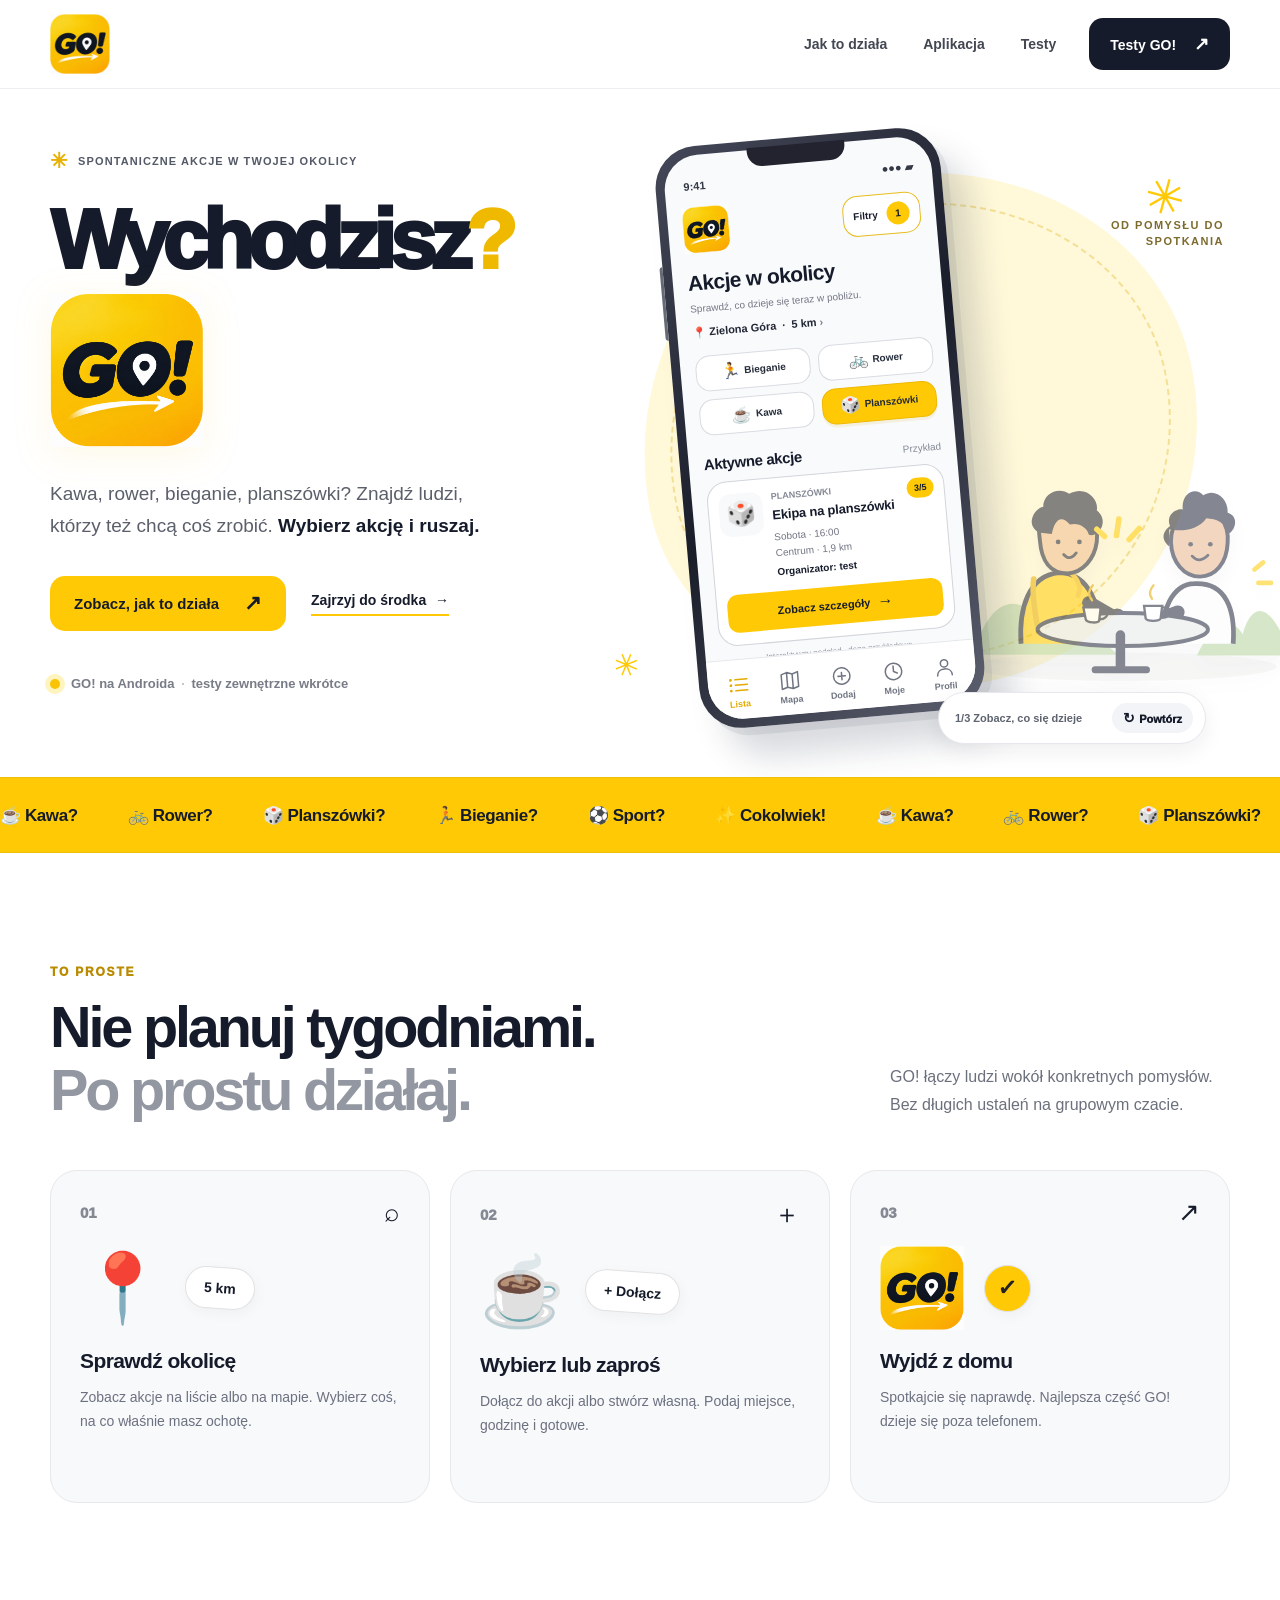
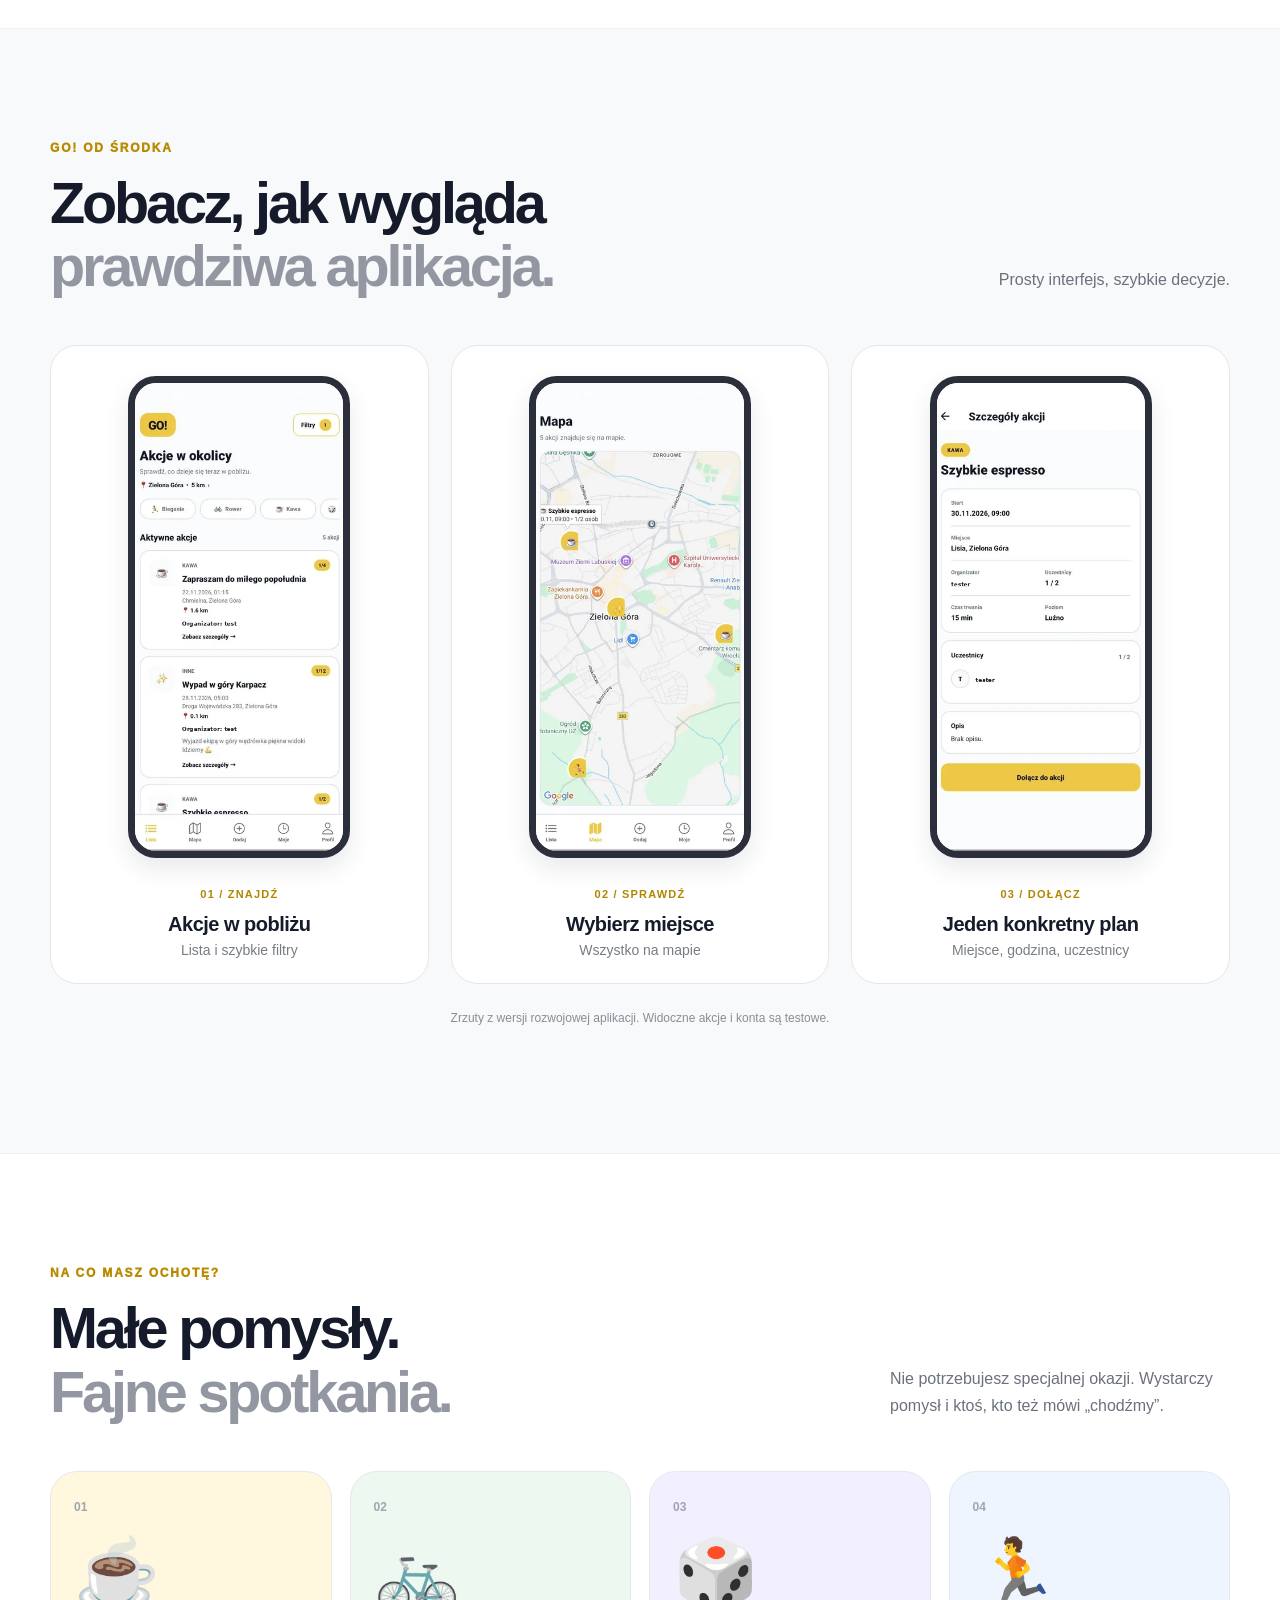
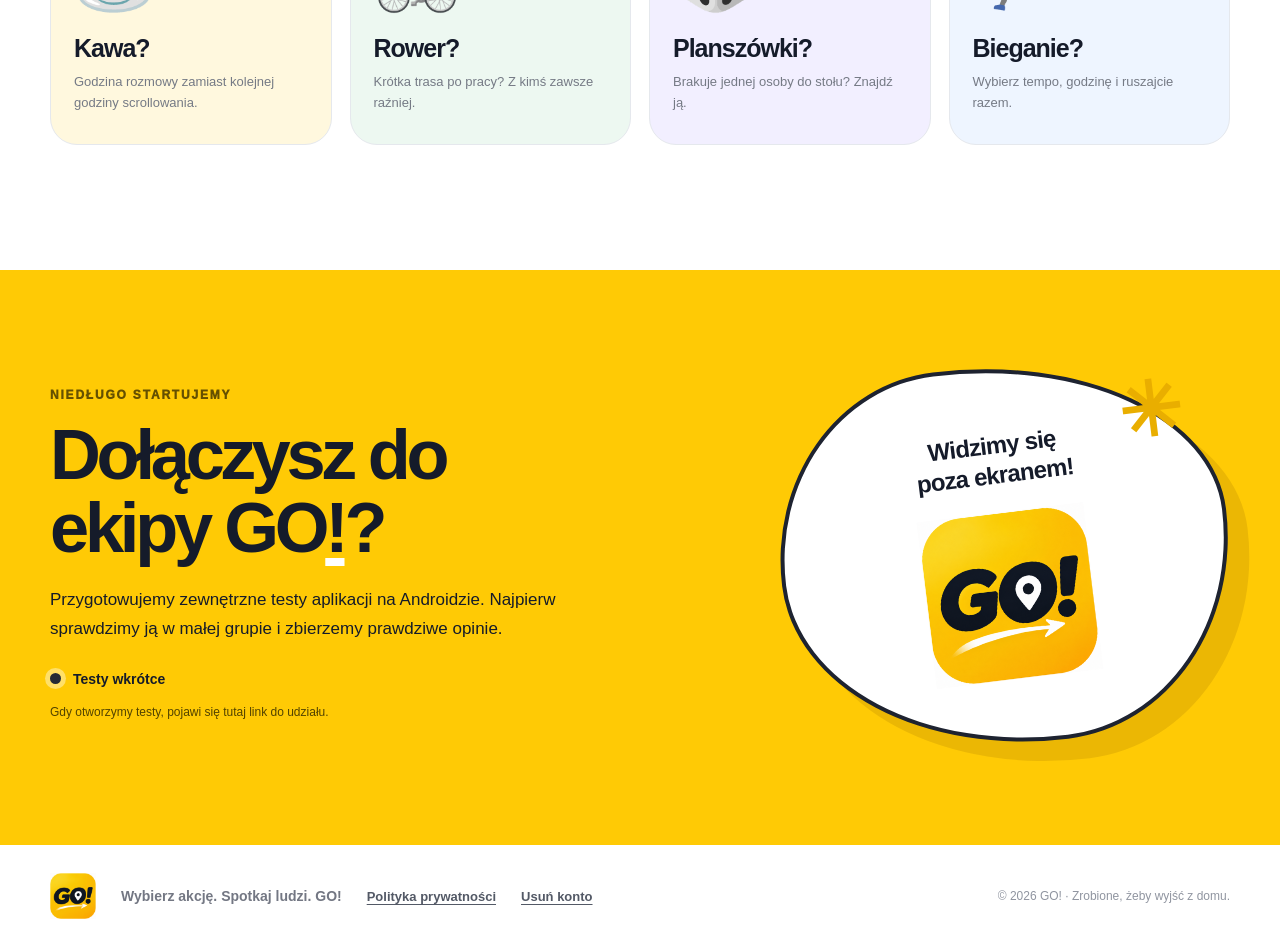
<file: index.html>
<!doctype html>
<html lang="pl">
<head>
  <meta charset="UTF-8" />
  <meta name="viewport" content="width=device-width, initial-scale=1.0" />
  <meta name="theme-color" content="#ffcb05" />
  <meta name="description" content="GO! — spontaniczne akcje w Twojej okolicy. Znajdź ludzi na kawę, rower, bieganie lub planszówki. Wybierz akcję i ruszaj!" />
  <meta property="og:type" content="website" />
  <meta property="og:locale" content="pl_PL" />
  <meta property="og:title" content="GO! — Wychodzisz?" />
  <meta property="og:description" content="Zobacz, co dzieje się w pobliżu. Dołącz do akcji. Spotkaj się naprawdę." />
  <!-- Po publikacji można dodać pełny adres HTTPS do assets/og-cover.png jako og:image. -->
  <title>GO! — Wychodzisz?</title>
  <link rel="icon" type="image/png" href="assets/favicon.png" />
  <link rel="stylesheet" href="styles.css" />
  <script src="config.js" defer></script>
  <script src="script.js" defer></script>
</head>
<body>
  <a class="skip-link" href="#main">Przejdź do treści</a>
  <header class="site-header" id="top">
    <div class="container header-inner">
      <a class="logo" href="#top" aria-label="GO! — strona główna"><img src="assets/logo-go.png" alt="" width="64" height="64" /></a>
      <nav class="desktop-nav" aria-label="Menu główne">
        <a href="#jak-dziala">Jak to działa</a>
        <a href="#aplikacja">Aplikacja</a>
        <a href="#testy">Testy</a>
      </nav>
      <a class="header-cta" href="#testy">Testy GO! <span aria-hidden="true">↗</span></a>
      <button class="menu-toggle" id="menu-toggle" type="button" aria-label="Otwórz menu" aria-controls="mobile-nav" aria-expanded="false"><span></span><span></span><span></span></button>
    </div>
    <nav id="mobile-nav" class="mobile-nav" aria-label="Menu mobilne" hidden>
      <a href="#jak-dziala">Jak to działa</a>
      <a href="#aplikacja">Zobacz aplikację</a>
      <a href="#testy">Testy GO!</a>
    </nav>
  </header>

  <main id="main">
    <section class="hero" aria-labelledby="hero-title">
      <div class="container hero-grid">
        <div class="hero-content">
          <p class="eyebrow"><span class="sparkle" aria-hidden="true">✳</span> spontaniczne akcje w Twojej okolicy</p>
          <h1 id="hero-title">Wychodzisz<span class="question-mark">?</span><br /><span class="hero-highlight"><img src="assets/logo-go.png" alt="GO!" width="168" height="168" /></span></h1>
          <p class="hero-intro">Kawa, rower, bieganie, planszówki? Znajdź ludzi, którzy też chcą coś zrobić. <strong>Wybierz akcję i ruszaj.</strong></p>
          <div class="hero-buttons">
            <a class="button button-primary" href="#jak-dziala">Zobacz, jak to działa <span aria-hidden="true">↗</span></a>
            <a class="button-link" href="#aplikacja">Zajrzyj do środka <span aria-hidden="true">→</span></a>
          </div>
          <div class="hero-status"><span class="status-indicator" aria-hidden="true"></span><span>GO! na Androida <strong>·</strong> testy zewnętrzne wkrótce</span></div>
        </div>

        <div class="hero-stage phase-browse" id="hero-stage" aria-label="Animowana prezentacja idei GO!: wybierz kategorię, dołącz do akcji i spotkaj ludzi">
          <div class="stage-blob" aria-hidden="true"></div>
          <div class="stage-burst burst-a" aria-hidden="true">✳</div>
          <div class="stage-burst burst-b" aria-hidden="true">✳</div>
          <span class="stage-caption">OD POMYSŁU DO SPOTKANIA</span>

          <div class="phone-shell">
            <div class="phone-screen">
              <div class="phone-status" aria-hidden="true"><span>9:41</span><span>●●● ▰</span></div>
              <div class="phone-head"><span class="app-brand"><img src="assets/logo-go.png" alt="GO!" width="48" height="48" /></span><span class="app-filter-badge">Filtry <b>1</b></span></div>
              <div class="phone-main">
                <h2>Akcje w okolicy</h2>
                <p class="phone-subtitle">Sprawdź, co dzieje się teraz w pobliżu.</p>
                <p class="phone-location">📍 Zielona Góra&nbsp; · &nbsp;5 km <span>›</span></p>
                <div class="category-chips" role="group" aria-label="Wybierz przykładową kategorię">
                  <button type="button" class="category-chip" data-category="run" aria-pressed="false"><span>🏃</span> Bieganie</button>
                  <button type="button" class="category-chip" data-category="bike" aria-pressed="false"><span>🚲</span> Rower</button>
                  <button type="button" class="category-chip" data-category="coffee" aria-pressed="false"><span>☕</span> Kawa</button>
                  <button type="button" class="category-chip" data-category="games" aria-pressed="false"><span>🎲</span> Planszówki</button>
                </div>
                <div class="app-list-heading"><h3>Aktywne akcje</h3><small>Przykład</small></div>
                <div class="demo-event" id="demo-event">
                  <div class="event-top"><div class="event-emoji" id="event-emoji">☕</div><div class="event-content"><div class="event-type" id="event-type">KAWA</div><h4 id="event-name">Kawa bez okazji</h4><p id="event-meta">Dzisiaj · 17:30</p><p id="event-address">Centrum · 1,6 km</p><strong class="event-host">Organizator: test</strong></div><span class="event-count" id="event-count">2/4</span></div>
                  <button type="button" id="demo-join" class="event-join">Zobacz szczegóły <span aria-hidden="true">→</span></button>
                </div>
                <p class="demo-note">Interaktywny podgląd · dane przykładowe</p>
              </div>
              <div class="phone-tabs" aria-hidden="true">
                <span class="selected"><svg viewBox="0 0 24 24"><path d="M8 6h13M8 12h13M8 18h13"/><path d="M3 6h.01M3 12h.01M3 18h.01" stroke-width="3" stroke-linecap="round"/></svg>Lista</span>
                <span><svg viewBox="0 0 24 24"><path d="m3 5 6-2 6 2 6-2v16l-6 2-6-2-6 2zM9 3v16M15 5v16"/></svg>Mapa</span>
                <span><svg viewBox="0 0 24 24"><circle cx="12" cy="12" r="9"/><path d="M12 8v8M8 12h8"/></svg>Dodaj</span>
                <span><svg viewBox="0 0 24 24"><circle cx="12" cy="12" r="9"/><path d="M12 6v6l4 2"/></svg>Moje</span>
                <span><svg viewBox="0 0 24 24"><circle cx="12" cy="8" r="4"/><path d="M4 21c0-4 3-7 8-7s8 3 8 7"/></svg>Profil</span>
              </div>
            </div>
          </div>

          <div class="scene-after" aria-hidden="true">
            <span class="scene-annotation">…i jesteś w akcji!</span>
            <div class="scene-illustration">
              <img src="assets/coffee-meet.svg" alt="" width="360" height="295" />
            </div>
          </div>
          <div class="go-splash" aria-hidden="true"><img src="assets/logo-go.png" alt="" width="124" height="124" /></div>
          <div class="story-controls">
            <span id="story-status">1/3 &nbsp; Zobacz, co się dzieje</span>
            <button id="story-replay" type="button" aria-label="Odtwórz animację od początku" title="Odtwórz animację od początku">↻ <span>Powtórz</span></button>
          </div>
        </div>
      </div>
    </section>

    <div class="category-ribbon" aria-hidden="true"><div class="ribbon-track"><span>☕ Kawa?</span><span>🚲 Rower?</span><span>🎲 Planszówki?</span><span>🏃 Bieganie?</span><span>⚽ Sport?</span><span>✨ Cokolwiek!</span><span>☕ Kawa?</span><span>🚲 Rower?</span><span>🎲 Planszówki?</span><span>🏃 Bieganie?</span><span>⚽ Sport?</span><span>✨ Cokolwiek!</span></div></div>

    <section class="section section-how" id="jak-dziala" aria-labelledby="how-title">
      <div class="container">
        <div class="section-header"><div><div class="kicker">TO PROSTE</div><h2 id="how-title">Nie planuj tygodniami.<br /><span>Po prostu działaj.</span></h2></div><p>GO! łączy ludzi wokół konkretnych pomysłów. Bez długich ustaleń na grupowym czacie.</p></div>
        <div class="steps">
          <article class="step"><div class="step-number">01 <span>⌕</span></div><div class="step-art">📍 <span class="step-float">5 km</span></div><h3>Sprawdź okolicę</h3><p>Zobacz akcje na liście albo na mapie. Wybierz coś, na co właśnie masz ochotę.</p></article>
          <article class="step"><div class="step-number">02 <span>＋</span></div><div class="step-art">☕ <span class="step-float">+ Dołącz</span></div><h3>Wybierz lub zaproś</h3><p>Dołącz do akcji albo stwórz własną. Podaj miejsce, godzinę i gotowe.</p></article>
          <article class="step"><div class="step-number">03 <span>↗</span></div><div class="step-art step-art-yellow"><img class="step-logo" src="assets/logo-go.png" alt="" width="84" height="84" /><span class="step-float">✓</span></div><h3>Wyjdź z domu</h3><p>Spotkajcie się naprawdę. Najlepsza część GO! dzieje się poza telefonem.</p></article>
        </div>
      </div>
    </section>

    <section class="section section-app" id="aplikacja" aria-labelledby="app-title">
      <div class="container">
        <div class="section-header"><div><div class="kicker">GO! OD ŚRODKA</div><h2 id="app-title">Zobacz, jak wygląda<br /><span>prawdziwa aplikacja.</span></h2></div><p>Prosty interfejs, szybkie decyzje.</p></div>
        <div class="screens">
          <article class="screen-panel"><div class="screen-phone"><img src="assets/screen-actions.webp" alt="Ekran Akcje w okolicy w aplikacji GO!, z listą spotkań i filtrami" loading="eager" width="389" height="822" /></div><div class="screen-label"><span>01 / ZNAJDŹ</span><h3>Akcje w pobliżu</h3><p>Lista i szybkie filtry</p></div></article>
          <article class="screen-panel"><div class="screen-phone"><img src="assets/screen-map.webp" alt="Mapa akcji w aplikacji GO! z zaznaczonymi lokalizacjami" loading="eager" width="389" height="822" /></div><div class="screen-label"><span>02 / SPRAWDŹ</span><h3>Wybierz miejsce</h3><p>Wszystko na mapie</p></div></article>
          <article class="screen-panel"><div class="screen-phone"><img src="assets/screen-details.webp" alt="Szczegóły wydarzenia w aplikacji GO! z przyciskiem dołączenia" loading="eager" width="389" height="822" /></div><div class="screen-label"><span>03 / DOŁĄCZ</span><h3>Jeden konkretny plan</h3><p>Miejsce, godzina, uczestnicy</p></div></article>
        </div>
        <p class="image-disclaimer">Zrzuty z wersji rozwojowej aplikacji. Widoczne akcje i konta są testowe.</p>
      </div>
    </section>

    <section class="section section-ideas" aria-labelledby="ideas-title">
      <div class="container">
        <div class="section-header"><div><div class="kicker">NA CO MASZ OCHOTĘ?</div><h2 id="ideas-title">Małe pomysły.<br /><span>Fajne spotkania.</span></h2></div><p>Nie potrzebujesz specjalnej okazji. Wystarczy pomysł i ktoś, kto też mówi „chodźmy”.</p></div>
        <div class="ideas-grid">
          <div class="idea idea-coffee"><span class="idea-no">01</span><div class="idea-emoji">☕</div><h3>Kawa?</h3><p>Godzina rozmowy zamiast kolejnej godziny scrollowania.</p></div>
          <div class="idea idea-bike"><span class="idea-no">02</span><div class="idea-emoji">🚲</div><h3>Rower?</h3><p>Krótka trasa po pracy? Z kimś zawsze raźniej.</p></div>
          <div class="idea idea-games"><span class="idea-no">03</span><div class="idea-emoji">🎲</div><h3>Planszówki?</h3><p>Brakuje jednej osoby do stołu? Znajdź ją.</p></div>
          <div class="idea idea-run"><span class="idea-no">04</span><div class="idea-emoji">🏃</div><h3>Bieganie?</h3><p>Wybierz tempo, godzinę i ruszajcie razem.</p></div>
        </div>
      </div>
    </section>

    <section class="testing" id="testy" aria-labelledby="test-title">
      <div class="container testing-inner"><div><div class="kicker kicker-dark">NIEDŁUGO STARTUJEMY</div><h2 id="test-title">Dołączysz do<br />ekipy GO<span>!</span>?</h2><p>Przygotowujemy zewnętrzne testy aplikacji na Androidzie. Najpierw sprawdzimy ją w małej grupie i zbierzemy prawdziwe opinie.</p><div class="test-state"><span class="state-dot" aria-hidden="true"></span><span id="test-status">Testy wkrótce</span></div><a id="join-tests" class="button button-dark" href="#testy" hidden>Przejdź do testów <span aria-hidden="true">↗</span></a><p class="test-info" id="test-info">Gdy otworzymy testy, pojawi się tutaj link do udziału.</p></div><div class="testing-sticker" aria-hidden="true"><span>Widzimy się<br />poza ekranem!</span><strong><img src="assets/logo-go.png" alt="" width="168" height="168" /></strong><i>✳</i></div></div>
    </section>
  </main>
  <footer class="footer"><div class="container footer-inner"><a class="logo" href="#top" aria-label="GO! — wróć na górę"><img src="assets/logo-go.png" alt="" width="64" height="64" /></a><p>Wybierz akcję. Spotkaj ludzi. GO!</p>
    <a class="footer-policy" href="privacy.html">Polityka prywatności</a>
    <a class="footer-policy" href="delete-account.html">Usuń konto</a>
    <span>© <span id="year">2026</span> GO! · Zrobione, żeby wyjść z domu.</span></div></footer>
</body>
</html>
</file>
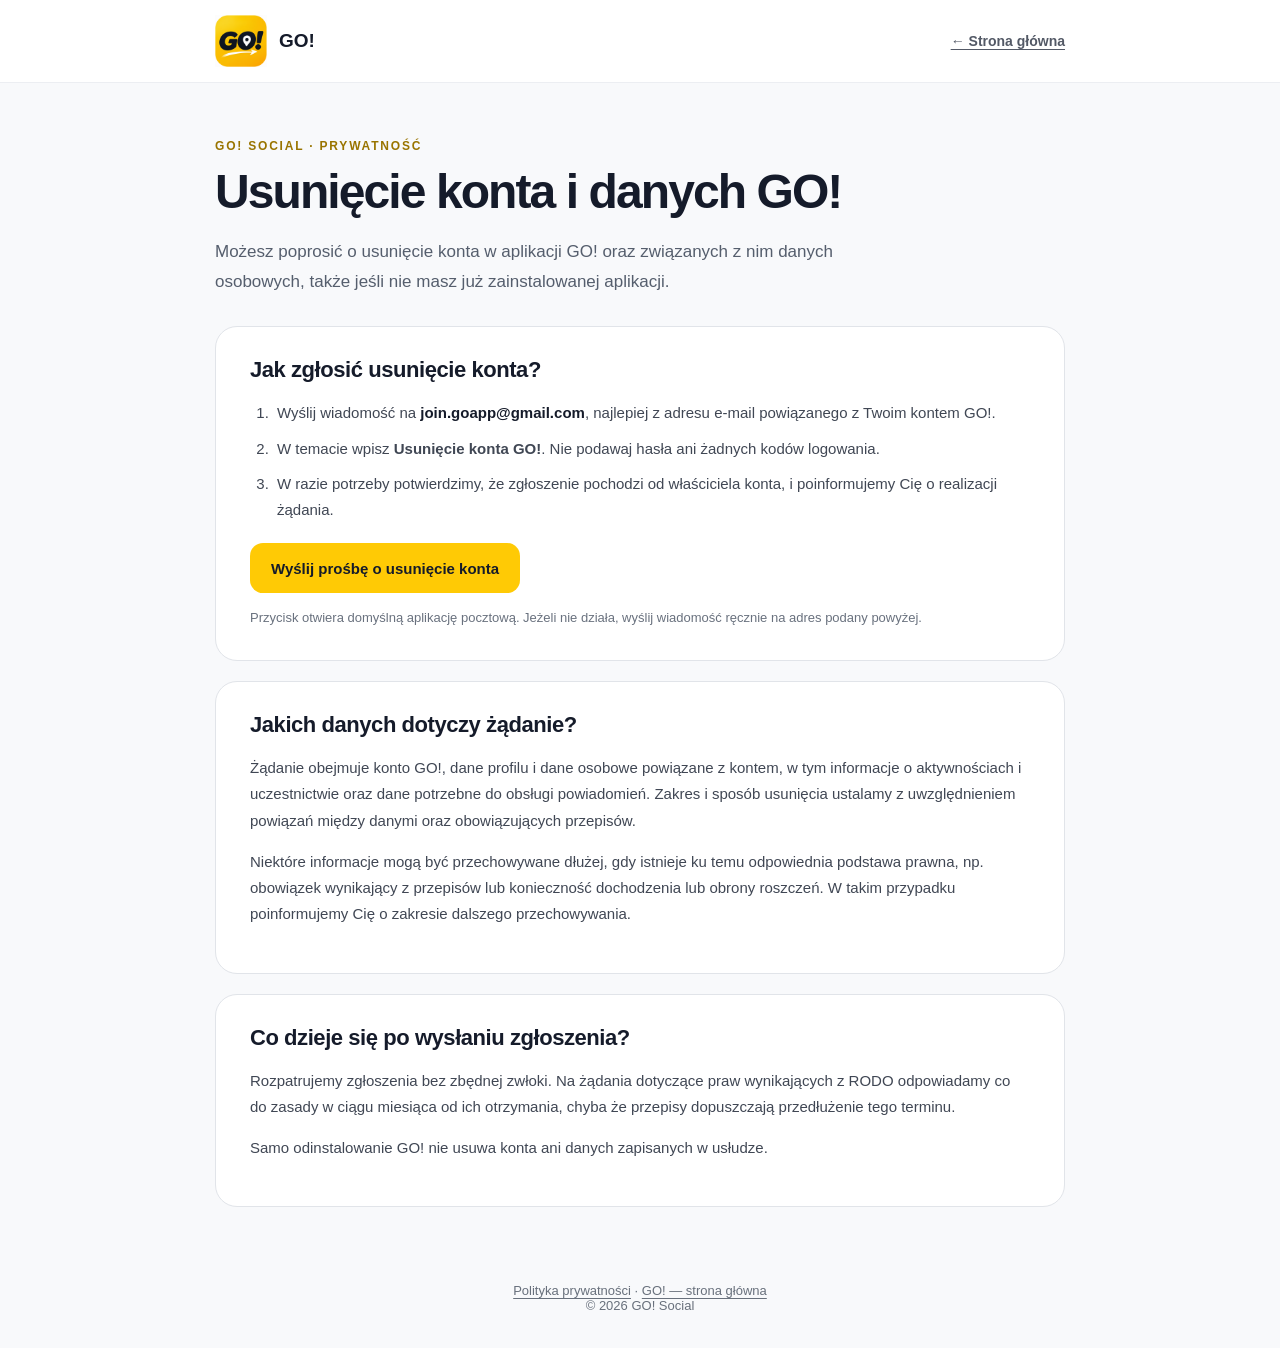
<file: delete-account.html>
<!doctype html>
<html lang="pl">
<head>
  <meta charset="utf-8">
  <meta name="viewport" content="width=device-width, initial-scale=1">
  <meta name="color-scheme" content="light">
  <meta name="description" content="Jak zgłosić usunięcie konta i powiązanych danych w aplikacji GO!">
  <title>Usunięcie konta i danych — GO!</title>
  <link rel="stylesheet" href="styles.css">
  <style>
    .deletion-page { min-height: 100vh; background: #f8f9fb; color: #151b2a; }
    .deletion-bar { background:#fff; border-bottom:1px solid #eceef2; }
    .deletion-bar-inner { width:min(850px, calc(100% - 40px)); min-height:82px; margin:auto; display:flex; align-items:center; justify-content:space-between; gap:20px; }
    .deletion-brand { display:flex; align-items:center; gap:12px; font-size:19px; font-weight:900; }
    .deletion-brand img { width:52px; height:52px; object-fit:contain; }
    .deletion-back { font-size:14px; font-weight:700; color:#535966; text-decoration:underline; text-underline-offset:3px; }
    .deletion-content { width:min(850px, calc(100% - 40px)); margin:56px auto 72px; }
    .deletion-kicker { color:#997400; font-size:12px; font-weight:900; letter-spacing:1.8px; text-transform:uppercase; margin:0 0 12px; }
    .deletion-content h1 { font-size:clamp(32px,5vw,48px); line-height:1.12; letter-spacing:-.04em; margin:0 0 18px; }
    .deletion-lead { font-size:17px; line-height:1.75; max-width:710px; color:#555e6d; margin:0 0 30px; }
    .deletion-card { background:#fff; border:1px solid #e1e4e9; border-radius:22px; padding:30px 34px; margin-bottom:20px; }
    .deletion-card h2 { margin:0 0 17px; font-size:22px; letter-spacing:-.02em; }
    .deletion-card p, .deletion-card li { font-size:15px; line-height:1.75; color:#404754; }
    .deletion-card ol { margin:0 0 20px; padding-left:23px; }
    .deletion-card li { padding-left:4px; margin:0 0 9px; }
    .deletion-action { display:inline-flex; align-items:center; justify-content:center; background:#ffca05; color:#151b2a; border-radius:13px; min-height:50px; padding:13px 21px; font-size:15px; font-weight:900; text-decoration:none; }
    .deletion-action:hover { background:#efb900; }
    .deletion-email { overflow-wrap:anywhere; font-weight:700; color:#151b2a; }
    .deletion-note { color:#69717e !important; font-size:13px !important; margin:14px 0 0; }
    .deletion-footer { text-align:center; color:#68707c; font-size:13px; padding:4px 20px 35px; }
    .deletion-footer a { text-decoration:underline; text-underline-offset:3px; }
    .deletion-back:focus-visible, .deletion-action:focus-visible, .deletion-footer a:focus-visible { outline:3px solid #d69f00; outline-offset:4px; }
    @media (max-width:600px) { .deletion-bar-inner,.deletion-content { width:calc(100% - 32px); } .deletion-content { margin:36px auto 45px; } .deletion-card { padding:23px 19px; border-radius:17px; } .deletion-brand img { width:44px; height:44px; } .deletion-lead { font-size:15px; } }
  </style>
</head>
<body class="deletion-page">
  <a class="skip-link" href="#content">Przejdź do treści</a>
  <header class="deletion-bar">
    <div class="deletion-bar-inner">
      <a class="deletion-brand" href="index.html" aria-label="GO! — strona główna">
        <img src="assets/logo-go.png" alt="" width="52" height="52"> <span>GO!</span>
      </a>
      <a class="deletion-back" href="index.html">← Strona główna</a>
    </div>
  </header>

  <main id="content" class="deletion-content">
    <p class="deletion-kicker">GO! Social · Prywatność</p>
    <h1>Usunięcie konta i danych GO!</h1>
    <p class="deletion-lead">Możesz poprosić o usunięcie konta w aplikacji GO! oraz związanych z nim danych osobowych, także jeśli nie masz już zainstalowanej aplikacji.</p>

    <section class="deletion-card" aria-labelledby="request-title">
      <h2 id="request-title">Jak zgłosić usunięcie konta?</h2>
      <ol>
        <li>Wyślij wiadomość na <a class="deletion-email" href="mailto:join.goapp@gmail.com?subject=Usuni%C4%99cie%20konta%20GO%21">join.goapp@gmail.com</a>, najlepiej z adresu e-mail powiązanego z Twoim kontem GO!.</li>
        <li>W temacie wpisz <strong>Usunięcie konta GO!</strong>. Nie podawaj hasła ani żadnych kodów logowania.</li>
        <li>W razie potrzeby potwierdzimy, że zgłoszenie pochodzi od właściciela konta, i poinformujemy Cię o realizacji żądania.</li>
      </ol>
      <a class="deletion-action" href="mailto:join.goapp@gmail.com?subject=Usuni%C4%99cie%20konta%20GO%21">Wyślij prośbę o usunięcie konta</a>
      <p class="deletion-note">Przycisk otwiera domyślną aplikację pocztową. Jeżeli nie działa, wyślij wiadomość ręcznie na adres podany powyżej.</p>
    </section>

    <section class="deletion-card" aria-labelledby="data-title">
      <h2 id="data-title">Jakich danych dotyczy żądanie?</h2>
      <p>Żądanie obejmuje konto GO!, dane profilu i dane osobowe powiązane z kontem, w tym informacje o aktywnościach i uczestnictwie oraz dane potrzebne do obsługi powiadomień. Zakres i sposób usunięcia ustalamy z uwzględnieniem powiązań między danymi oraz obowiązujących przepisów.</p>
      <p>Niektóre informacje mogą być przechowywane dłużej, gdy istnieje ku temu odpowiednia podstawa prawna, np. obowiązek wynikający z przepisów lub konieczność dochodzenia lub obrony roszczeń. W takim przypadku poinformujemy Cię o zakresie dalszego przechowywania.</p>
    </section>

    <section class="deletion-card" aria-labelledby="time-title">
      <h2 id="time-title">Co dzieje się po wysłaniu zgłoszenia?</h2>
      <p>Rozpatrujemy zgłoszenia bez zbędnej zwłoki. Na żądania dotyczące praw wynikających z RODO odpowiadamy co do zasady w ciągu miesiąca od ich otrzymania, chyba że przepisy dopuszczają przedłużenie tego terminu.</p>
      <p>Samo odinstalowanie GO! nie usuwa konta ani danych zapisanych w usłudze.</p>
    </section>
  </main>
  <footer class="deletion-footer">
    <a href="privacy.html">Polityka prywatności</a> · <a href="index.html">GO! — strona główna</a><br>
    © 2026 GO! Social
  </footer>
</body>
</html>
</file>
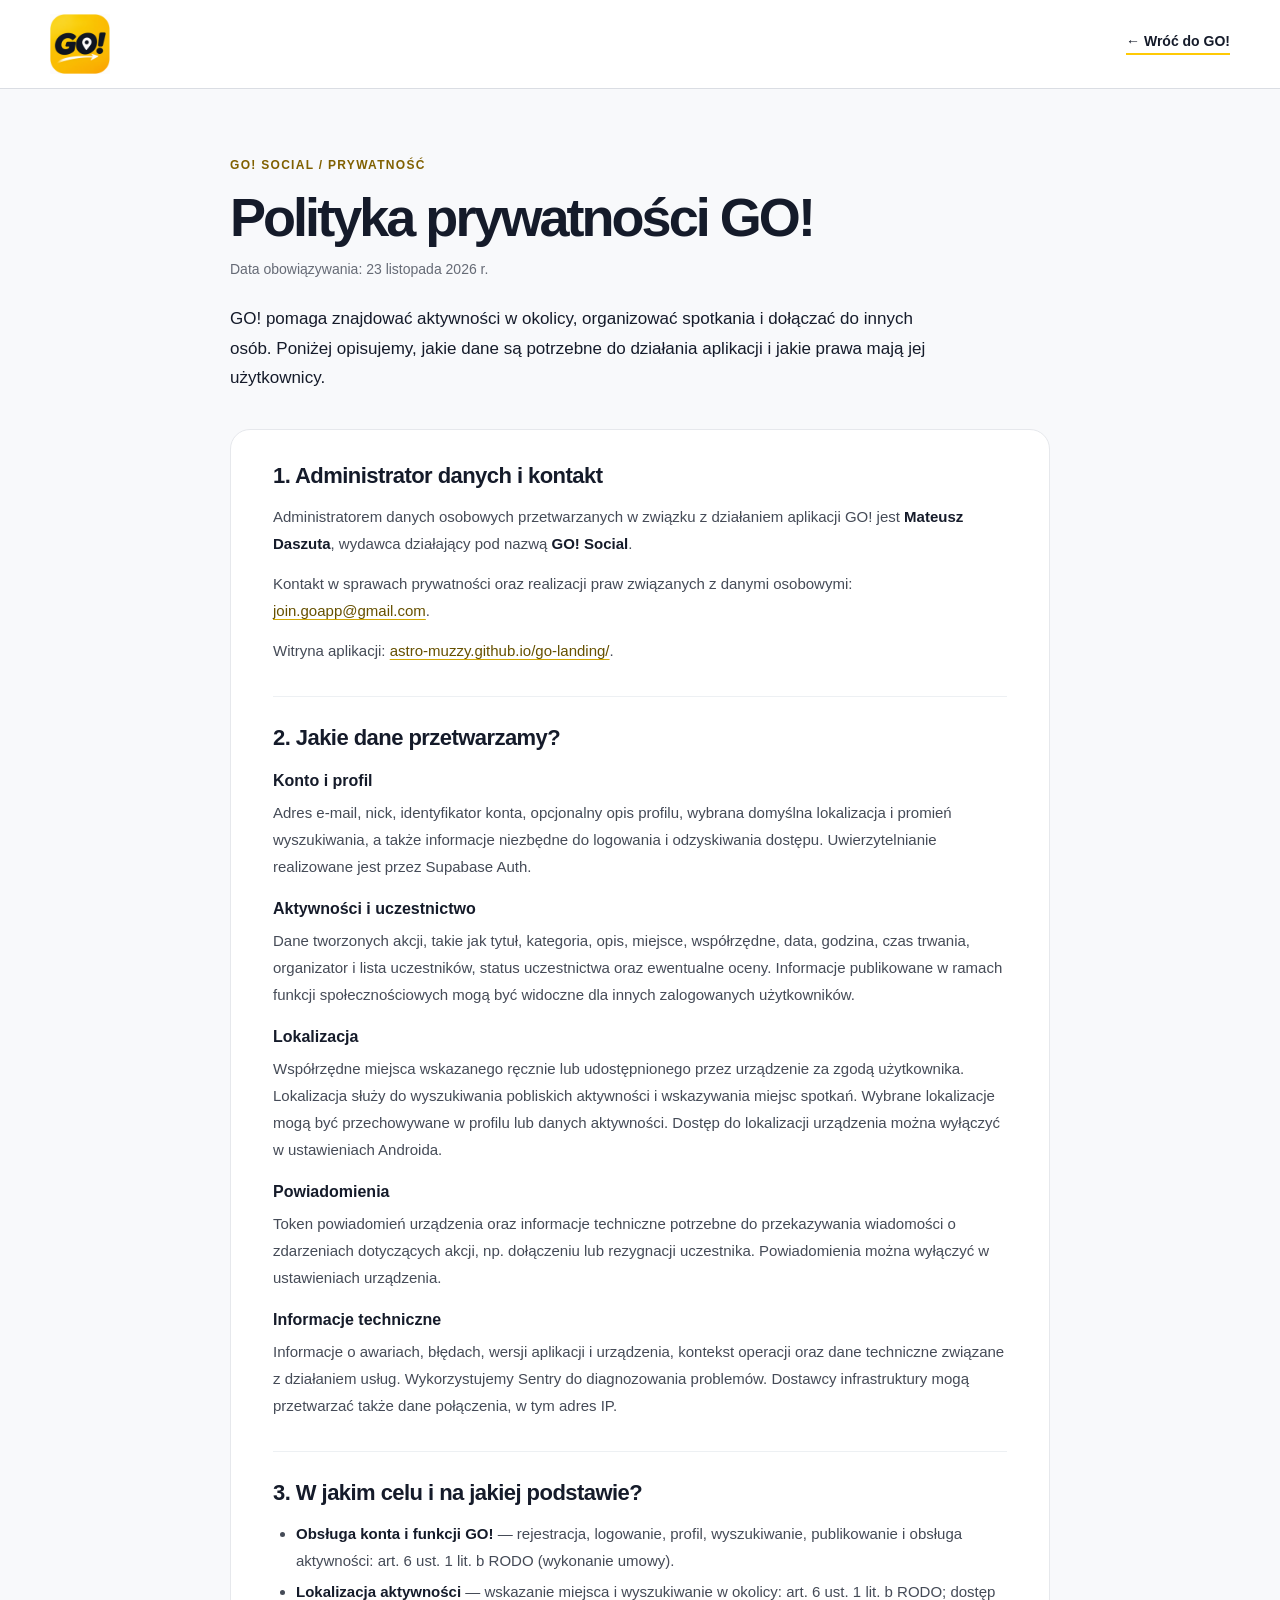
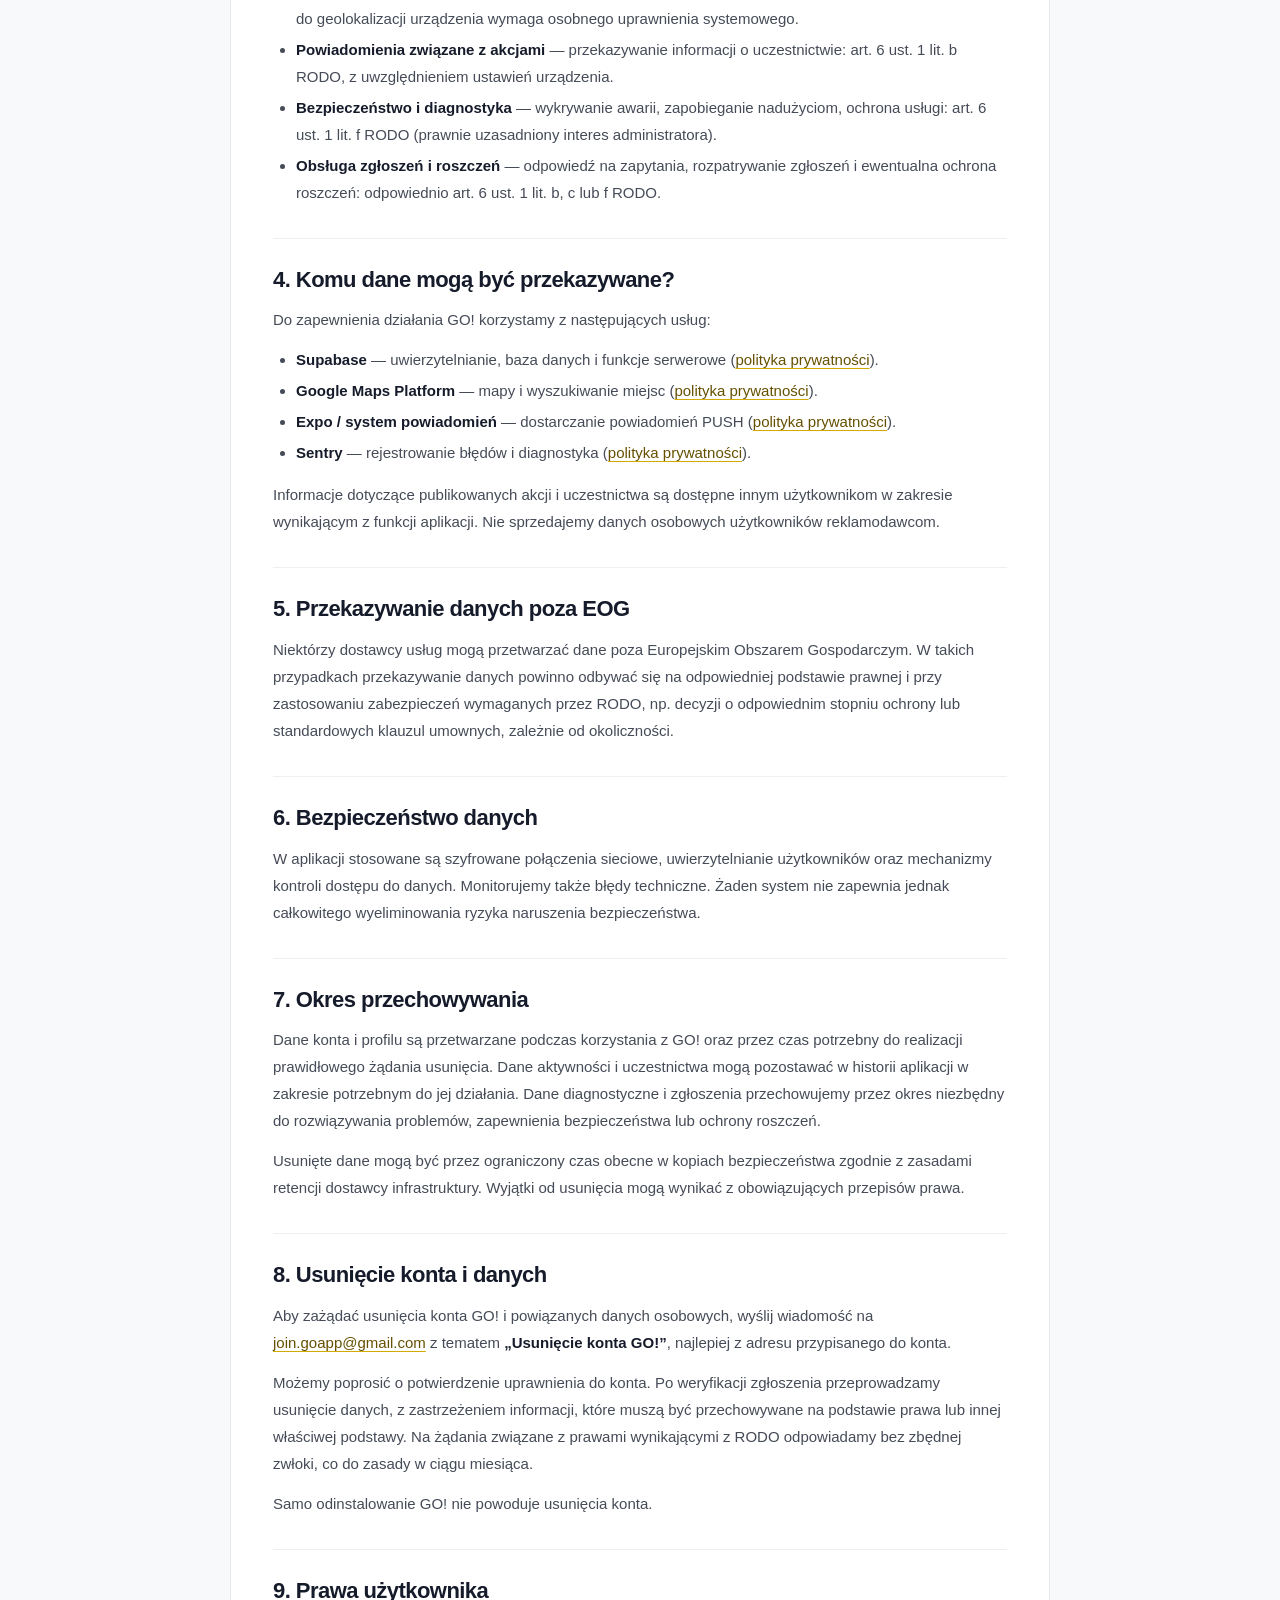
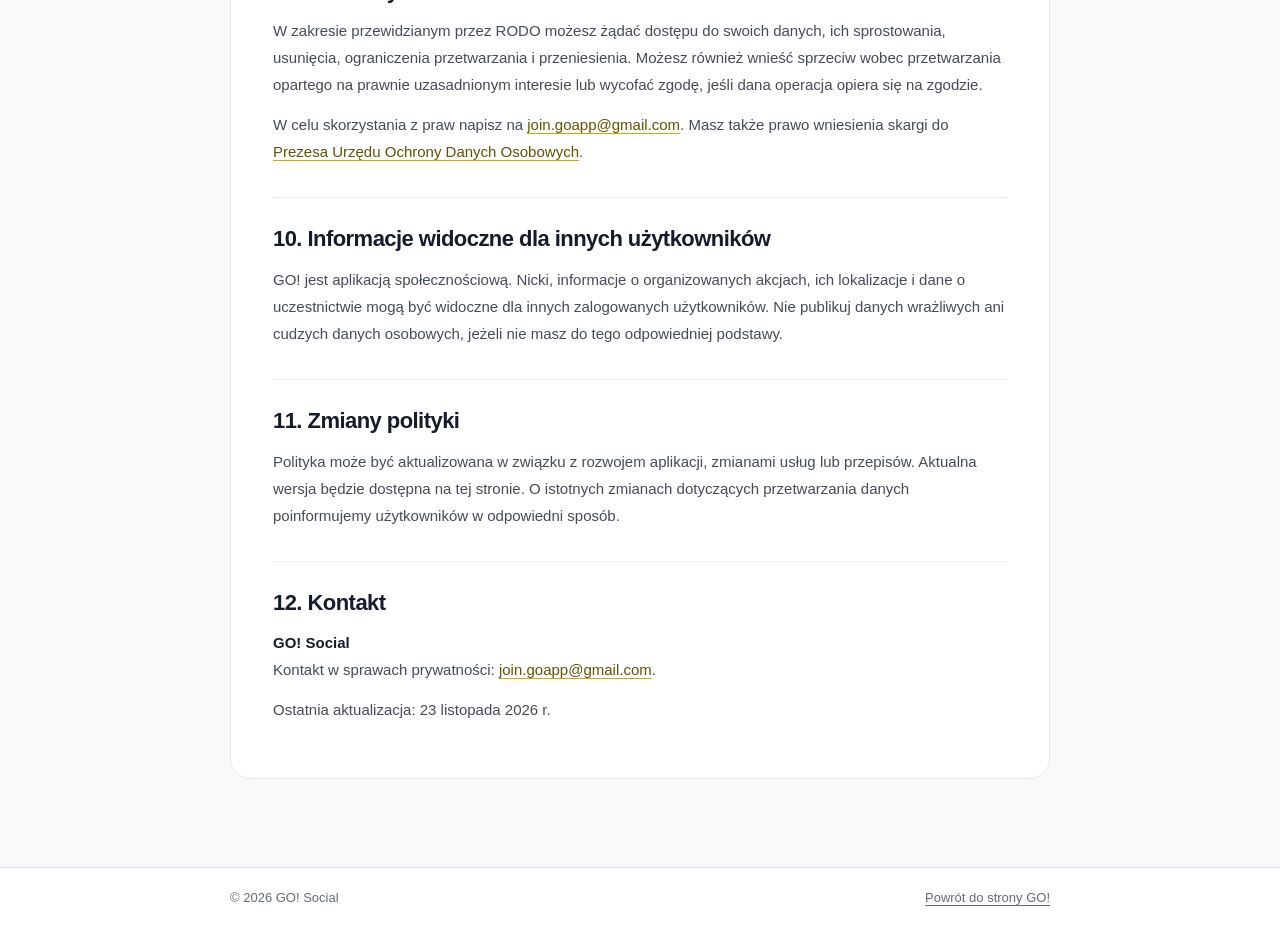
<file: privacy.html>
<!doctype html>
<html lang="pl">
<head>
  <meta charset="utf-8">
  <meta name="viewport" content="width=device-width, initial-scale=1">
  <meta name="color-scheme" content="light">
  <meta name="theme-color" content="#ffca05">
  <meta name="description" content="Polityka prywatności aplikacji GO! — informacje o danych osobowych, lokalizacji, powiadomieniach i prawach użytkownika.">
  <title>Polityka prywatności — GO!</title>
  <link rel="icon" href="assets/favicon.png" type="image/png">
  <link rel="stylesheet" href="styles.css">
  <style>
    /* Wyłącznie układ dokumentu; barwy i typografia pochodzą z styles.css. */
    .policy-header { border-bottom: 1px solid var(--line, #dadde3); background: #fff; }
    .policy-header .container { display: flex; align-items: center; justify-content: space-between; min-height: 88px; gap: 16px; }
    .policy-back { color: var(--ink, #151b2a); font-weight: 750; font-size: 14px; border-bottom: 2px solid var(--yellow, #ffca05); padding-bottom: 4px; }
    .policy-main { background: var(--bg, #f8f9fb); min-height: 65vh; padding: 66px 0 88px; }
    .policy-wrap { width: min(820px, calc(100% - 40px)); margin: 0 auto; }
    .policy-tag { display: inline-block; margin-bottom: 16px; color: #806000; font-size: 12px; font-weight: 900; text-transform: uppercase; letter-spacing: 1.3px; }
    .policy-title { font-size: clamp(32px, 5.6vw, 54px); line-height: 1.09; letter-spacing: -.055em; margin: 0 0 14px; font-weight: 900; }
    .policy-updated { margin: 0 0 27px; color: var(--muted, #666b76); font-size: 14px; }
    .policy-intro { font-size: 17px; line-height: 1.75; margin: 0 0 36px; max-width: 700px; }
    .policy-paper { padding: 32px 42px 42px; background: #fff; border: 1px solid #e6e8ec; border-radius: 20px; }
    .policy-paper section + section { border-top: 1px solid #edf0f3; margin-top: 32px; padding-top: 27px; }
    .policy-paper h2 { font-size: 22px; font-weight: 850; letter-spacing: -.025em; margin: 0 0 12px; line-height: 1.3; }
    .policy-paper h3 { font-size: 16px; font-weight: 800; margin: 20px 0 9px; }
    .policy-paper p, .policy-paper li { color: #454b57; font-size: 15px; line-height: 1.8; }
    .policy-paper p { margin: 0 0 13px; }
    .policy-paper ul { margin: 8px 0 15px; padding-left: 23px; }
    .policy-paper li + li { margin-top: 4px; }
    .policy-paper a { color: #665000; text-decoration: underline; text-decoration-color: #d3aa00; text-underline-offset: 3px; }
    .policy-paper a:hover { color: #171b2a; }
    .policy-paper strong { color: var(--ink, #151b2a); }
    .policy-footer { padding: 22px 0; border-top: 1px solid var(--line, #dadde3); background: #fff; }
    .policy-footer .policy-wrap { display: flex; justify-content: space-between; flex-wrap: wrap; gap: 12px; align-items: center; color: var(--muted, #666b76); font-size: 13px; }
    .policy-footer a { text-decoration: underline; text-underline-offset: 3px; }
    @media (max-width: 640px) {
      .policy-header .container { min-height: 70px; }
      .policy-header .logo { width: 48px; height: 48px; }
      .policy-main { padding: 42px 0 60px; }
      .policy-wrap { width: calc(100% - 28px); }
      .policy-paper { padding: 23px 19px 28px; border-radius: 15px; }
      .policy-paper h2 { font-size: 19px; }
      .policy-paper p, .policy-paper li { font-size: 14px; }
      .policy-intro { font-size: 15px; }
    }
  </style>
</head>
<body>
  <a class="skip-link" href="#tresc">Przejdź do polityki prywatności</a>
  <header class="policy-header">
    <div class="container">
      <a class="logo" href="./" aria-label="GO! — strona główna">
        <img src="assets/logo-go.png" alt="GO!" width="60" height="60">
      </a>
      <a class="policy-back" href="./">← Wróć do GO!</a>
    </div>
  </header>
  <main id="tresc" class="policy-main">
    <div class="policy-wrap">
      <span class="policy-tag">GO! Social / Prywatność</span>
      <h1 class="policy-title">Polityka prywatności GO!</h1>
      <p class="policy-updated">Data obowiązywania: 23 listopada 2026 r.</p>
      <p class="policy-intro">GO! pomaga znajdować aktywności w okolicy, organizować spotkania i dołączać do innych osób. Poniżej opisujemy, jakie dane są potrzebne do działania aplikacji i jakie prawa mają jej użytkownicy.</p>

      <article class="policy-paper">
        <section aria-labelledby="s1" id="administrator">
          <h2 id="s1">1. Administrator danych i kontakt</h2>
          <p>Administratorem danych osobowych przetwarzanych w związku z działaniem aplikacji GO! jest <strong>Mateusz Daszuta</strong>, wydawca działający pod nazwą <strong>GO! Social</strong>.</p>
          <p>Kontakt w sprawach prywatności oraz realizacji praw związanych z danymi osobowymi: <a href="mailto:join.goapp@gmail.com">join.goapp@gmail.com</a>.</p>
          <p>Witryna aplikacji: <a href="https://astro-muzzy.github.io/go-landing/">astro-muzzy.github.io/go-landing/</a>.</p>
        </section>

        <section aria-labelledby="s2">
          <h2 id="s2">2. Jakie dane przetwarzamy?</h2>
          <h3>Konto i profil</h3>
          <p>Adres e-mail, nick, identyfikator konta, opcjonalny opis profilu, wybrana domyślna lokalizacja i promień wyszukiwania, a także informacje niezbędne do logowania i odzyskiwania dostępu. Uwierzytelnianie realizowane jest przez Supabase Auth.</p>
          <h3>Aktywności i uczestnictwo</h3>
          <p>Dane tworzonych akcji, takie jak tytuł, kategoria, opis, miejsce, współrzędne, data, godzina, czas trwania, organizator i lista uczestników, status uczestnictwa oraz ewentualne oceny. Informacje publikowane w ramach funkcji społecznościowych mogą być widoczne dla innych zalogowanych użytkowników.</p>
          <h3>Lokalizacja</h3>
          <p>Współrzędne miejsca wskazanego ręcznie lub udostępnionego przez urządzenie za zgodą użytkownika. Lokalizacja służy do wyszukiwania pobliskich aktywności i wskazywania miejsc spotkań. Wybrane lokalizacje mogą być przechowywane w profilu lub danych aktywności. Dostęp do lokalizacji urządzenia można wyłączyć w ustawieniach Androida.</p>
          <h3>Powiadomienia</h3>
          <p>Token powiadomień urządzenia oraz informacje techniczne potrzebne do przekazywania wiadomości o zdarzeniach dotyczących akcji, np. dołączeniu lub rezygnacji uczestnika. Powiadomienia można wyłączyć w ustawieniach urządzenia.</p>
          <h3>Informacje techniczne</h3>
          <p>Informacje o awariach, błędach, wersji aplikacji i urządzenia, kontekst operacji oraz dane techniczne związane z działaniem usług. Wykorzystujemy Sentry do diagnozowania problemów. Dostawcy infrastruktury mogą przetwarzać także dane połączenia, w tym adres IP.</p>
        </section>

        <section aria-labelledby="s3">
          <h2 id="s3">3. W jakim celu i na jakiej podstawie?</h2>
          <ul>
            <li><strong>Obsługa konta i funkcji GO!</strong> — rejestracja, logowanie, profil, wyszukiwanie, publikowanie i obsługa aktywności: art. 6 ust. 1 lit. b RODO (wykonanie umowy).</li>
            <li><strong>Lokalizacja aktywności</strong> — wskazanie miejsca i wyszukiwanie w okolicy: art. 6 ust. 1 lit. b RODO; dostęp do geolokalizacji urządzenia wymaga osobnego uprawnienia systemowego.</li>
            <li><strong>Powiadomienia związane z akcjami</strong> — przekazywanie informacji o uczestnictwie: art. 6 ust. 1 lit. b RODO, z uwzględnieniem ustawień urządzenia.</li>
            <li><strong>Bezpieczeństwo i diagnostyka</strong> — wykrywanie awarii, zapobieganie nadużyciom, ochrona usługi: art. 6 ust. 1 lit. f RODO (prawnie uzasadniony interes administratora).</li>
            <li><strong>Obsługa zgłoszeń i roszczeń</strong> — odpowiedź na zapytania, rozpatrywanie zgłoszeń i ewentualna ochrona roszczeń: odpowiednio art. 6 ust. 1 lit. b, c lub f RODO.</li>
          </ul>
        </section>

        <section aria-labelledby="s4">
          <h2 id="s4">4. Komu dane mogą być przekazywane?</h2>
          <p>Do zapewnienia działania GO! korzystamy z następujących usług:</p>
          <ul>
            <li><strong>Supabase</strong> — uwierzytelnianie, baza danych i funkcje serwerowe (<a href="https://supabase.com/privacy" rel="noopener noreferrer" target="_blank">polityka prywatności</a>).</li>
            <li><strong>Google Maps Platform</strong> — mapy i wyszukiwanie miejsc (<a href="https://policies.google.com/privacy" rel="noopener noreferrer" target="_blank">polityka prywatności</a>).</li>
            <li><strong>Expo / system powiadomień</strong> — dostarczanie powiadomień PUSH (<a href="https://expo.dev/privacy" rel="noopener noreferrer" target="_blank">polityka prywatności</a>).</li>
            <li><strong>Sentry</strong> — rejestrowanie błędów i diagnostyka (<a href="https://sentry.io/privacy/" rel="noopener noreferrer" target="_blank">polityka prywatności</a>).</li>
          </ul>
          <p>Informacje dotyczące publikowanych akcji i uczestnictwa są dostępne innym użytkownikom w zakresie wynikającym z funkcji aplikacji. Nie sprzedajemy danych osobowych użytkowników reklamodawcom.</p>
        </section>

        <section aria-labelledby="s5">
          <h2 id="s5">5. Przekazywanie danych poza EOG</h2>
          <p>Niektórzy dostawcy usług mogą przetwarzać dane poza Europejskim Obszarem Gospodarczym. W takich przypadkach przekazywanie danych powinno odbywać się na odpowiedniej podstawie prawnej i przy zastosowaniu zabezpieczeń wymaganych przez RODO, np. decyzji o odpowiednim stopniu ochrony lub standardowych klauzul umownych, zależnie od okoliczności.</p>
        </section>

        <section aria-labelledby="s6">
          <h2 id="s6">6. Bezpieczeństwo danych</h2>
          <p>W aplikacji stosowane są szyfrowane połączenia sieciowe, uwierzytelnianie użytkowników oraz mechanizmy kontroli dostępu do danych. Monitorujemy także błędy techniczne. Żaden system nie zapewnia jednak całkowitego wyeliminowania ryzyka naruszenia bezpieczeństwa.</p>
        </section>

        <section aria-labelledby="s7">
          <h2 id="s7">7. Okres przechowywania</h2>
          <p>Dane konta i profilu są przetwarzane podczas korzystania z GO! oraz przez czas potrzebny do realizacji prawidłowego żądania usunięcia. Dane aktywności i uczestnictwa mogą pozostawać w historii aplikacji w zakresie potrzebnym do jej działania. Dane diagnostyczne i zgłoszenia przechowujemy przez okres niezbędny do rozwiązywania problemów, zapewnienia bezpieczeństwa lub ochrony roszczeń.</p>
          <p>Usunięte dane mogą być przez ograniczony czas obecne w kopiach bezpieczeństwa zgodnie z zasadami retencji dostawcy infrastruktury. Wyjątki od usunięcia mogą wynikać z obowiązujących przepisów prawa.</p>
        </section>

        <section aria-labelledby="s8" id="usuniecie-konta">
          <h2 id="s8">8. Usunięcie konta i danych</h2>
          <p>Aby zażądać usunięcia konta GO! i powiązanych danych osobowych, wyślij wiadomość na <a href="mailto:join.goapp@gmail.com?subject=Usuni%C4%99cie%20konta%20GO!">join.goapp@gmail.com</a> z tematem <strong>„Usunięcie konta GO!”</strong>, najlepiej z adresu przypisanego do konta.</p>
          <p>Możemy poprosić o potwierdzenie uprawnienia do konta. Po weryfikacji zgłoszenia przeprowadzamy usunięcie danych, z zastrzeżeniem informacji, które muszą być przechowywane na podstawie prawa lub innej właściwej podstawy. Na żądania związane z prawami wynikającymi z RODO odpowiadamy bez zbędnej zwłoki, co do zasady w ciągu miesiąca.</p>
          <p>Samo odinstalowanie GO! nie powoduje usunięcia konta.</p>
        </section>

        <section aria-labelledby="s9">
          <h2 id="s9">9. Prawa użytkownika</h2>
          <p>W zakresie przewidzianym przez RODO możesz żądać dostępu do swoich danych, ich sprostowania, usunięcia, ograniczenia przetwarzania i przeniesienia. Możesz również wnieść sprzeciw wobec przetwarzania opartego na prawnie uzasadnionym interesie lub wycofać zgodę, jeśli dana operacja opiera się na zgodzie.</p>
          <p>W celu skorzystania z praw napisz na <a href="mailto:join.goapp@gmail.com">join.goapp@gmail.com</a>. Masz także prawo wniesienia skargi do <a href="https://uodo.gov.pl/" target="_blank" rel="noopener noreferrer">Prezesa Urzędu Ochrony Danych Osobowych</a>.</p>
        </section>

        <section aria-labelledby="s10">
          <h2 id="s10">10. Informacje widoczne dla innych użytkowników</h2>
          <p>GO! jest aplikacją społecznościową. Nicki, informacje o organizowanych akcjach, ich lokalizacje i dane o uczestnictwie mogą być widoczne dla innych zalogowanych użytkowników. Nie publikuj danych wrażliwych ani cudzych danych osobowych, jeżeli nie masz do tego odpowiedniej podstawy.</p>
        </section>

        <section aria-labelledby="s11">
          <h2 id="s11">11. Zmiany polityki</h2>
          <p>Polityka może być aktualizowana w związku z rozwojem aplikacji, zmianami usług lub przepisów. Aktualna wersja będzie dostępna na tej stronie. O istotnych zmianach dotyczących przetwarzania danych poinformujemy użytkowników w odpowiedni sposób.</p>
        </section>

        <section aria-labelledby="s12">
          <h2 id="s12">12. Kontakt</h2>
          <p><strong>GO! Social</strong><br>Kontakt w sprawach prywatności: <a href="mailto:join.goapp@gmail.com">join.goapp@gmail.com</a>.</p>
          <p>Ostatnia aktualizacja: 23 listopada 2026 r.</p>
        </section>
      </article>
    </div>
  </main>
  <footer class="policy-footer">
    <div class="policy-wrap">
      <span>© 2026 GO! Social</span>
      <a href="./">Powrót do strony GO!</a>
    </div>
  </footer>
</body>
</html>
</file>
<file: styles.css>
:root {
  --yellow: #ffca05;
  --yellow-deep: #efb900;
  --ink: #151b2a;
  --muted: #666b76;
  --bg: #f8f9fb;
  --line: #dadde3;
  --radius: 24px;
}
*, *::before, *::after { box-sizing: border-box; }
html { scroll-behavior: smooth; }
body { margin: 0; color: var(--ink); background: #fff; font-family: Inter, ui-sans-serif, -apple-system, BlinkMacSystemFont, "Segoe UI", Arial, sans-serif; -webkit-font-smoothing: antialiased; overflow-x: hidden; }
button, a { -webkit-tap-highlight-color: transparent; }
button { font: inherit; }
a { color: inherit; text-decoration: none; }
button:focus-visible, a:focus-visible { outline: 3px solid #d69f00; outline-offset: 4px; }
[hidden] { display: none !important; }
.container { width: min(1180px, calc(100% - 64px)); margin: 0 auto; }
.skip-link { position: fixed; z-index: 1000; top: -100px; left: 16px; padding: 12px 18px; background: var(--ink); color: #fff; border-radius: 10px; }
.skip-link:focus { top: 12px; }

/* Header: same brand proportions and colors as the app */
.site-header { background: rgba(255,255,255,.96); position: relative; z-index: 50; border-bottom: 1px solid #eceef2; }
.header-inner { height: 88px; display: flex; align-items: center; justify-content: space-between; gap: 25px; }
.logo { display: inline-flex; align-items: center; justify-content: center; width: 60px; height: 60px; flex: 0 0 auto; border-radius: 17px; }
.logo img { display: block; width: 100%; height: 100%; object-fit: contain; }
.desktop-nav { display: flex; align-items: center; gap: 36px; margin-left: auto; margin-right: 8px; }
.desktop-nav a { color: #424752; font-size: 14px; font-weight: 700; transition: color .2s; }
.desktop-nav a:hover { color: #c28f00; }
.header-cta { background: var(--ink); color: #fff; padding: 15px 21px; font-size: 14px; font-weight: 750; border-radius: 14px; white-space: nowrap; transition: transform .2s, background .2s; }
.header-cta:hover { background: #323a50; transform: translateY(-2px); }
.header-cta span { margin-left: 14px; font-size: 18px; }
.menu-toggle { display: none; cursor: pointer; border: 1px solid var(--line); width: 46px; height: 46px; background: #fff; border-radius: 14px; align-items: center; justify-content: center; flex-direction: column; gap: 5px; }
.menu-toggle span { background: var(--ink); display: block; width: 18px; height: 2px; border-radius: 3px; }
.mobile-nav { display: flex; flex-direction: column; gap: 0; padding: 8px 32px 19px; border-top: 1px solid #eff0f4; }
.mobile-nav a { padding: 13px 0; font-weight: 700; border-bottom: 1px solid #eff0f4; }

/* Hero */
.hero { background: #fff; overflow: hidden; }
.hero-grid { display: grid; grid-template-columns: minmax(0, .91fr) minmax(0, 1.09fr); align-items: center; gap: 28px; min-height: 688px; padding-top: 34px; padding-bottom: 25px; }
.hero-content { position: relative; z-index: 4; padding-bottom: 35px; }
.eyebrow { display: inline-flex; align-items: center; gap: 9px; margin: 0 0 27px; text-transform: uppercase; letter-spacing: 1.1px; font-size: 11px; font-weight: 900; color: #535966; }
.sparkle { font-size: 21px; color: #e8b100; }
.hero h1 { font-size: clamp(57px, 6.55vw, 99px); line-height: .97; letter-spacing: -.075em; font-weight: 920; margin: 0 0 31px; }
.question-mark { color: var(--yellow-deep); }
.hero-highlight { display: inline-block; vertical-align: top; margin-top: 12px; }
.hero-highlight img { display: block; width: clamp(126px, 12vw, 170px); height: auto; filter: drop-shadow(0 7px 18px rgba(240,185,0,.10)); }
.hero-intro { font-size: 19px; line-height: 1.7; color: #5a5f6a; max-width: 458px; margin: 0; }
.hero-intro strong { color: var(--ink); font-weight: 800; }
.hero-buttons { display: flex; align-items: center; gap: 25px; flex-wrap: wrap; margin-top: 34px; }
.button { display: inline-flex; gap: 25px; align-items: center; justify-content: space-between; padding: 19px 24px; border-radius: 15px; font-size: 15px; font-weight: 850; transition: transform .2s, box-shadow .2s; }
.button:hover { transform: translateY(-3px); box-shadow: 0 8px 20px rgba(25,31,40,.12); }
.button-primary { color: var(--ink); background: var(--yellow); }
.button span { font-size: 21px; line-height: .8; }
.button-link { font-size: 14px; font-weight: 800; border-bottom: 2px solid var(--yellow); padding-bottom: 6px; white-space: nowrap; }
.button-link span { margin-left: 5px; }
.hero-status { display: flex; align-items: center; gap: 11px; color: #777c86; font-size: 13px; font-weight: 650; margin-top: 45px; }
.hero-status strong { color: #bdc1ca; padding: 0 3px; }
.status-indicator { width: 10px; height: 10px; border-radius: 50%; background: #f8c405; box-shadow: 0 0 0 5px #fff4be; flex: none; }

/* Storyboard and animated app preview */
.hero-stage { min-width: 0; height: 616px; position: relative; isolation: isolate; }
.stage-blob { position: absolute; left: 6%; top: 7%; width: 89%; height: 84%; background: #fff8d9; border-radius: 49% 51% 47% 53% / 55% 48% 52% 45%; transform: rotate(-11deg); z-index: -2; }
.stage-blob::before { content: ''; position: absolute; inset: 30px 26px; border: 2px dashed rgba(222,178,15,.34); border-radius: inherit; }
.stage-burst { position: absolute; color: var(--yellow); font-size: 48px; z-index: 2; }
.burst-a { top: 39px; right: 45px; transform: rotate(15deg); animation: sparkle-pulse 5s infinite; }
.burst-b { bottom: 62px; left: 11px; font-size: 31px; transform: rotate(23deg); }
.stage-caption { position: absolute; right: 6px; top: 87px; font-size: 11px; font-weight: 900; letter-spacing: 1.5px; max-width: 136px; text-align: right; line-height: 1.5; color: #7d6b2d; }
.phone-shell { position: absolute; z-index: 4; left: 12%; top: 1%; width: 286px; height: 584px; padding: 9px; border-radius: 42px; background: linear-gradient(140deg,#444858,#191c29 50%,#5e6170); box-shadow: 24px 30px 33px rgba(35,43,64,.18), 7px 8px 0 rgba(23,29,42,.07); transform: rotate(-5deg); transition: transform .6s cubic-bezier(.2,.8,.2,1); }
.phone-shell::before { content: ''; position: absolute; top: 7px; left: 33%; width: 34%; height: 19px; border-radius: 0 0 15px 15px; background: #22232e; z-index: 7; }
.phone-shell::after { content: ''; position: absolute; width: 3px; height: 74px; background: #666a74; top: 118px; left: -3px; border-radius: 5px 0 0 5px; }
.phone-screen { width: 100%; height: 100%; display: flex; flex-direction: column; background: #f9fafc; border-radius: 35px; overflow: hidden; }
.phone-status { display: flex; justify-content: space-between; align-items: center; margin: 0; padding: 24px 19px 11px; font-size: 11px; color: #343946; font-weight: 800; height: 48px; flex-shrink: 0; }
.phone-head { padding: 4px 15px 0; display: flex; align-items: center; justify-content: space-between; }
.app-brand { display: flex; align-items: center; justify-content: center; width: 46px; height: 46px; flex-shrink: 0; }
.app-brand img { display: block; width: 100%; height: 100%; object-fit: contain; }
.app-filter-badge { display: inline-flex; align-items: center; gap: 9px; border: 1px solid #e8bd21; border-radius: 15px; padding: 8px 10px; background: white; font-size: 10px; font-weight: 750; }
.app-filter-badge b { display: grid; place-items: center; border-radius: 50%; width: 23px; height: 23px; background: var(--yellow); }
.phone-main { padding: 16px 15px 4px; flex: 1; min-height: 0; overflow: hidden; }
.phone-main h2 { font-size: 21px; letter-spacing: -.6px; line-height: 1.18; margin: 2px 0 7px; }
.phone-subtitle { font-size: 10px; margin: 0 0 12px; color: #747885; }
.phone-location { margin: 0 0 17px; font-size: 11px; font-weight: 850; color: #222735; }
.phone-location span { color: #77808e; }
.category-chips { display: grid; grid-template-columns: 1fr 1fr; gap: 8px; }
.category-chip { border: 1px solid #d9dce1; border-radius: 14px; background: white; display: inline-flex; align-items: center; justify-content: center; gap: 4px; min-height: 36px; cursor: pointer; font-size: 10px; font-weight: 850; color: #242b39; transition: background .23s, border-color .23s, box-shadow .23s, transform .23s; }
.category-chip span { font-size: 16px; line-height: 1; }
.category-chip:hover { border-color: #e4b600; transform: translateY(-1px); }
.category-chip.active { background: var(--yellow); border-color: #eeb900; box-shadow: 0 3px 0 rgba(202,153,0,.11); }
.app-list-heading { margin: 20px 0 10px; display: flex; align-items: baseline; justify-content: space-between; }
.app-list-heading h3 { font-size: 15px; letter-spacing: -.4px; margin: 0; }
.app-list-heading small { color: #858a94; font-size: 10px; }
.demo-event { border: 1px solid #d2d5da; border-radius: 20px; background: white; padding: 12px 10px 12px; transition: border-color .3s, box-shadow .3s, transform .3s; }
.phase-pick .demo-event, .phase-go .demo-event { border-color: var(--yellow); box-shadow: 0 0 0 2px rgba(255,202,5,.17); }
.event-top { display: flex; position: relative; gap: 9px; }
.event-emoji { flex: 0 0 44px; height: 43px; display: grid; place-items: center; background: #f8f9fb; border-radius: 12px; font-size: 24px; }
.event-content { min-width: 0; max-width: 100%; padding-right: 6px; }
.event-type { font-size: 9px; font-weight: 900; color: #858995; margin: 1px 0 6px; }
.event-content h4 { font-size: 13px; line-height: 1.22; letter-spacing: -.2px; margin: 0 0 8px; }
.event-content p { font-size: 10px; margin: 0 0 5px; color: #727683; }
.event-host { display: block; font-size: 10px; margin: 8px 0 2px; }
.event-count { position: absolute; right: 0; top: 0; border-radius: 12px; background: var(--yellow); padding: 5px 7px; font-size: 9px; font-weight: 900; }
.event-join { display: flex; align-items: center; justify-content: center; width: 100%; margin-top: 12px; background: var(--yellow); color: var(--ink); border: 0; padding: 10px 7px; border-radius: 11px; font-size: 11px; font-weight: 900; cursor: pointer; transition: transform .2s; }
.event-join:hover { transform: translateY(-1px); }
.event-join span { margin-left: 7px; font-size: 16px; }
.demo-note { color: #9196a1; margin: 9px 1px; font-size: 8px; text-align: center; }
.phone-tabs { flex-shrink: 0; border-top: 1px solid #e5e7eb; display: flex; align-items: center; justify-content: space-around; height: 60px; background: white; padding: 4px 5px 0; }
.phone-tabs span { width: 20%; display: flex; flex-direction: column; align-items: center; gap: 1px; font-size: 9px; font-weight: 850; color: #707582; }
.phone-tabs span b { font-size: 22px; font-weight: 450; line-height: 1.08; }
.phone-tabs span.selected { color: #e3aa00; }
.scene-after { position: absolute; right: -30px; bottom: 49px; width: 360px; z-index: 3; opacity: .55; transform: translateX(42px) scale(.92); transition: opacity .65s ease, transform .65s cubic-bezier(.18,.85,.26,1.2); pointer-events: none; }
.scene-illustration img { display: block; width: 100%; height: auto; filter: drop-shadow(0 12px 10px rgba(31,36,48,.06)); }
.scene-annotation { position: absolute; right: 26px; top: 0px; background: white; border: 2px solid var(--yellow); padding: 13px 18px; transform: rotate(7deg); border-radius: 18px 18px 18px 3px; font-size: 13px; font-weight: 950; box-shadow: 0 9px 22px rgba(0,0,0,.05); opacity: 0; }
.go-splash { position: absolute; z-index: 8; right: 55px; top: 177px; width: 145px; height: 145px; transform: rotate(8deg) scale(.65); opacity: 0; pointer-events: none; transition: opacity .25s, transform .45s cubic-bezier(.2,1.5,.4,1); filter: drop-shadow(0 16px 30px rgba(180,129,0,.18)); }
.go-splash img { width: 100%; height: 100%; display: block; object-fit: contain; }
.phase-go .scene-after { opacity: 1; transform: translateX(0) scale(1); }
.phase-go .scene-annotation { opacity: 1; animation: note-pop .55s .15s both; }
.phase-go .go-splash { opacity: 1; transform: rotate(8deg) scale(1); }
.phase-go .phone-shell { transform: rotate(-8deg) translateX(-14px) scale(.97); }
.story-controls { position: absolute; z-index: 10; right: 24px; bottom: 2px; display: flex; align-items: center; justify-content: space-between; gap: 13px; background: white; padding: 10px 12px 10px 16px; border-radius: 40px; border: 1px solid #e6e8ed; box-shadow: 0 7px 22px rgba(22,30,47,.07); font-size: 11px; color: #5e6370; font-weight: 800; min-width: 268px; }
.story-controls button { background: #f3f4f7; color: var(--ink); padding: 7px 11px; border-radius: 50px; border: 0; cursor: pointer; font-size: 14px; font-weight: 950; }
.story-controls button span { font-size: 11px; }

@keyframes note-pop { from { opacity: 0; transform: translateY(16px) rotate(13deg) scale(.8); } to { opacity: 1; transform: translateY(0) rotate(7deg) scale(1); } }
@keyframes sparkle-pulse { 0%,100% { transform: rotate(15deg) scale(1); } 50% { transform: rotate(40deg) scale(1.16); } }

/* Scrolling category strip */
.category-ribbon { height: 76px; overflow: hidden; background: var(--yellow); border-block: 1px solid #ecc008; display: flex; align-items: center; }
.ribbon-track { display: flex; align-items: center; flex-wrap: nowrap; gap: 50px; width: max-content; animation: ribbon 29s linear infinite; }
.ribbon-track span { white-space: nowrap; font-size: 17px; font-weight: 900; letter-spacing: -.4px; }
@keyframes ribbon { to { transform: translateX(-50%); } }

/* All content sections */
.section { padding: 112px 0 125px; scroll-margin-top: 25px; }
.kicker { font-size: 12px; letter-spacing: 1.8px; font-weight: 950; color: #b88b00; margin-bottom: 17px; }
.section-header { display: flex; align-items: end; justify-content: space-between; gap: 46px; margin-bottom: 47px; }
.section-header h2 { font-size: clamp(37px,4.5vw,63px); line-height: 1.1; letter-spacing: -.055em; margin: 0; font-weight: 900; }
.section-header h2 span { color: #9297a1; }
.section-header > p { max-width: 340px; color: #6b707c; font-size: 16px; line-height: 1.7; margin: 0 0 5px; }
.section-how { background: #fff; }
.steps { display: grid; grid-template-columns: repeat(3, 1fr); gap: 20px; }
.step { background: #f8f9fb; border: 1px solid #e6e8eb; border-radius: 27px; padding: 26px 29px 32px; min-height: 333px; }
.step-number { font-size: 15px; font-weight: 1000; color: #848994; display: flex; align-items: center; justify-content: space-between; }
.step-number span { font-size: 26px; color: var(--ink); font-weight: 400; }
.step-art { height: 121px; display: flex; align-items: center; gap: 20px; font-size: 68px; position: relative; }
.step-float { font-size: 14px; font-weight: 900; border: 1px solid #e2e2e3; border-radius: 100px; background: white; padding: 12px 18px; box-shadow: 2px 4px 14px rgba(20,26,37,.04); transform: rotate(4deg); }
.step-art-yellow { display: flex; align-items: center; }
.step-logo { display: block; height: 84px; width: 84px; object-fit: contain; }
.step-art-yellow .step-float { border-radius: 50%; background: var(--yellow); width: 47px; height: 47px; display: grid; place-items: center; padding: 0; color: #222; font-size: 23px; letter-spacing: 0; }
.step h3 { font-size: 21px; font-weight: 900; letter-spacing: -.6px; margin: 0 0 12px; }
.step p { font-size: 14px; color: #6c7180; line-height: 1.75; margin: 0; }

/* Actual Android screenshots supplied by the GO! team */
.section-app { background: #f8f9fb; border-block: 1px solid #f0f1f3; }
.screens { display: grid; grid-template-columns: repeat(3, minmax(0,1fr)); gap: 22px; }
.screen-panel { text-align: center; background: white; border: 1px solid #e4e6eb; border-radius: 27px; padding: 30px 23px 25px; }
.screen-phone { margin: auto; width: 222px; aspect-ratio: 691 / 1500; border: 7px solid #2b2e3b; background: #f8f9fb; border-radius: 28px; overflow: hidden; box-shadow: 0 10px 24px rgba(34,42,57,.1); }
.screen-phone img { width: 100%; height: 100%; display: block; object-fit: cover; object-position: top; }
.screen-label { margin-top: 26px; }
.screen-label span { color: #b18700; letter-spacing: 1.2px; font-size: 11px; font-weight: 900; }
.screen-label h3 { margin: 11px 0 6px; font-size: 20px; font-weight: 900; letter-spacing: -.5px; }
.screen-label p { margin: 0; color: #777c85; font-size: 14px; }
.image-disclaimer { text-align: center; font-size: 12px; line-height: 1.6; color: #8a8d96; margin: 25px 0 0; }

/* Ideas */
.section-ideas { background: white; }
.ideas-grid { display: grid; grid-template-columns: repeat(4,1fr); gap: 18px; }
.idea { border: 1px solid #e5e8ed; border-radius: 27px; padding: 25px 23px 28px; min-height: 274px; background: #fafbfc; position: relative; overflow: hidden; transition: transform .2s; }
.idea:hover { transform: translateY(-5px); }
.idea-no { color: #a1a5b0; font-size: 12px; font-weight: 900; }
.idea-emoji { font-size: 69px; height: 119px; display: flex; align-items: center; }
.idea h3 { font-size: 25px; font-weight: 900; letter-spacing: -1px; margin: 0 0 9px; }
.idea p { color: #757a85; font-size: 13px; line-height: 1.6; margin: 0; }
.idea-coffee { background: #fff8de; }
.idea-bike { background: #edf8f1; }
.idea-games { background: #f2efff; }
.idea-run { background: #eef5ff; }

/* Test release block */
.testing { overflow: hidden; background: var(--yellow); scroll-margin-top: 20px; padding: 95px 0 100px; }
.testing-inner { display: grid; grid-template-columns: minmax(0, 1.2fr) minmax(0,.8fr); align-items: center; gap: 55px; }
.kicker-dark { color: #655000; }
.testing h2 { margin: 0 0 22px; font-size: clamp(52px,5.5vw,82px); line-height: 1.03; letter-spacing: -.06em; }
.testing h2 span { text-decoration: underline; text-decoration-color: #fff; text-decoration-thickness: 8px; text-underline-offset: 6px; }
.testing p { font-size: 17px; line-height: 1.7; max-width: 580px; margin: 0; }
.test-state { display: flex; align-items: center; gap: 12px; margin-top: 27px; font-size: 14px; font-weight: 900; }
.state-dot { width: 11px; height: 11px; background: #242a35; border-radius: 50%; box-shadow: 0 0 0 5px rgba(255,255,255,.4); }
.button-dark { display: inline-flex; margin-top: 24px; background: var(--ink); color: #fff; }
.testing .test-info { font-size: 12px; margin-top: 15px; color: #524300; }
.testing-sticker { display: flex; flex-direction: column; align-items: center; justify-content: center; position: relative; min-height: 380px; background: white; border: 4px solid #1e2330; border-radius: 39% 61% 41% 59% / 51% 45% 55% 49%; box-shadow: 19px 22px 0 rgba(168,121,0,.23); transform: rotate(-7deg); }
.testing-sticker > span { text-align: center; font-size: 24px; line-height: 1.26; letter-spacing: -.8px; font-weight: 900; }
.testing-sticker strong { display: block; margin-top: 22px; line-height: 1; }
.testing-sticker strong img { display: block; width: 168px; max-width: 100%; height: auto; }
.testing-sticker i { position: absolute; top: 16px; right: 28px; font-size: 75px; font-weight: 900; color: #e9ae00; font-style: normal; }

/* Footer */
.footer { background: #fff; padding: 28px 0; }
.footer-inner { display: flex; align-items: center; gap: 25px; }
.footer .logo { width: 46px; height: 46px; }
.footer p { margin: 0; color: #737783; font-size: 14px; font-weight: 600; }
.footer-inner > span { margin-left: auto; color: #9095a0; font-size: 12px; }
.footer-policy { font-size: 13px; font-weight: 600; color: #535966; text-decoration: underline; text-underline-offset: 3px; }

.footer-policy:hover {
  color: #c28f00;
}
/* Responsive scaling */
@media (max-width: 1120px) {
  .hero-grid { gap: 0; grid-template-columns: .9fr 1.1fr; }
  .hero h1 { font-size: clamp(64px,7vw,86px); }
  .phone-shell { left: 4%; }
  .scene-after { right: -59px; width: 329px; }
  .go-splash { right: 12px; }
  .stage-caption { right: 0; }
  .hero-intro { font-size: 17px; }
  .button { gap: 15px; }
  .hero-buttons { gap: 18px; }
}
@media (max-width: 900px) {
  .container { width: min(100% - 40px, 760px); }
  .header-inner { height: 76px; }
  .desktop-nav { gap: 20px; }
  .hero-grid { min-height: 0; grid-template-columns: 1fr; padding: 69px 0 33px; gap: 10px; }
  .hero-content { padding-bottom: 0; }
  .hero h1 { font-size: clamp(69px,12vw,102px); }
  .hero-intro { max-width: 670px; }
  .hero-status { margin-top: 29px; }
  .hero-stage { width: min(650px, 100%); margin: 6px auto 0; height: 622px; }
  .phone-shell { left: 11%; }
  .scene-after { right: 0; width: 345px; }
  .go-splash { right: 55px; }
  .stage-caption { right: 30px; }
  .section { padding: 80px 0 90px; }
  .section-header { align-items: flex-start; flex-direction: column; gap: 16px; }
  .section-header > p { max-width: 640px; }
  .steps { gap: 12px; }
  .step { padding: 22px; min-height: 335px; }
  .step h3 { font-size: 19px; }
  .screens { gap: 12px; }
  .screen-panel { padding: 24px 12px; }
  .screen-phone { width: min(100%, 199px); }
  .ideas-grid { grid-template-columns: repeat(2,1fr); }
  .testing-inner { gap: 35px; }
  .testing-sticker { min-height: 300px; }
  .testing-sticker strong img { width: 140px; }
  .testing-sticker > span { font-size: 19px; }
}
@media (max-width: 760px) {
  .desktop-nav, .header-cta { display: none; }
  .menu-toggle { display: flex; }
  .hero-grid { padding-top: 54px; }
  .steps { grid-template-columns: 1fr; }
  .step { min-height: 275px; }
  .step-art { height: 102px; }
  .screens { display: flex; overflow-x: auto; padding: 4px 1px 18px; scroll-snap-type: x mandatory; scrollbar-color: #c9ccd4 transparent; }
  .screen-panel { flex: 0 0 76%; max-width: 360px; scroll-snap-align: center; }
  .screen-phone { width: 222px; }
  .testing-inner { grid-template-columns: 1fr; gap: 50px; }
  .testing-sticker { width: min(340px, 85%); margin: 0 auto; }
  .footer-inner { flex-wrap: wrap; gap: 12px; }
  .footer-inner > span { width: 100%; margin-left: 0; }
}
@media (max-width: 550px) {
  .container { width: calc(100% - 36px); }
  .header-inner { height: 73px; }
  .logo { width: 52px; height: 52px; }
  .eyebrow { font-size: 9.3px; letter-spacing: .8px; margin-bottom: 22px; }
  .hero-grid { padding-top: 42px; }
  .hero h1 { font-size: clamp(60px,13.8vw,78px); margin-bottom: 24px; }
  .hero-highlight { margin-top: 10px; }
  .hero-highlight img { width: 136px; }
  .hero-intro { font-size: 16px; line-height: 1.62; }
  .hero-buttons { gap: 17px; margin-top: 27px; }
  .button { font-size: 13px; padding: 17px 18px; }
  .button-link { font-size: 12px; }
  .hero-status { font-size: 11px; margin-top: 27px; }
  .hero-stage { height: 535px; margin-top: 10px; }
  .stage-blob { left: -9%; top: 6%; width: 120%; height: 81%; }
  .stage-blob::before { inset: 22px; }
  .phone-shell { left: 0; top: 8px; width: 241px; height: 504px; border-radius: 34px; padding: 7px; transform: rotate(-6deg); }
  .phone-screen { border-radius: 28px; }
  .phone-shell::before { height: 16px; }
  .phone-status { padding: 23px 16px 9px; height: 41px; font-size: 9px; }
  .phone-head { padding: 2px 12px 0; }
  .app-brand { width: 39px; height: 39px; }
  .app-filter-badge { font-size: 9px; padding: 6px 8px; }
  .app-filter-badge b { width: 20px; height: 20px; }
  .phone-main { padding: 11px 12px 0; }
  .phone-main h2 { font-size: 18px; }
  .phone-subtitle { font-size: 9px; }
  .phone-location { font-size: 10px; margin-bottom: 14px; }
  .category-chips { gap: 6px; }
  .category-chip { min-height: 31px; font-size: 9px; border-radius: 12px; }
  .category-chip span { font-size: 14px; }
  .app-list-heading { margin-top: 16px; }
  .app-list-heading h3 { font-size: 13px; }
  .demo-event { padding: 10px 8px; border-radius: 16px; }
  .event-emoji { width: 35px; flex-basis: 35px; height: 36px; font-size: 21px; }
  .event-content h4 { font-size: 12px; }
  .event-content p, .event-host { font-size: 9px; }
  .event-top { gap: 7px; }
  .event-join { font-size: 10px; padding: 8px; margin-top: 10px; }
  .phone-tabs { height: 53px; }
  .phone-tabs span { font-size: 8px; }
  .phone-tabs svg { width: 18px; height: 18px; }
  .scene-after { width: 258px; right: -93px; bottom: 61px; opacity: .43; }
  .scene-annotation { right: 84px; top: 8px; font-size: 9px; padding: 9px 10px; }
  .go-splash { right: -8px; top: 159px; width: 104px; height: 104px; }
  .stage-burst { font-size: 30px; }
  .burst-a { top: 18px; right: 16px; }
  .burst-b { display: none; }
  .stage-caption { right: 3px; top: 78px; font-size: 9px; max-width: 90px; }
  .story-controls { bottom: -6px; right: 0; min-width: 240px; font-size: 10px; padding: 8px 10px; }
  .category-ribbon { height: 64px; }
  .ribbon-track { gap: 28px; }
  .ribbon-track span { font-size: 14px; }
  .section { padding: 66px 0 75px; }
  .section-header h2 { font-size: clamp(37px,9vw,48px); }
  .section-header > p { font-size: 14px; }
  .steps { gap: 13px; }
  .step { padding: 23px; min-height: 267px; }
  .step-art { font-size: 54px; height: 94px; }
  .step-art-yellow .step-logo { width: 76px; height: 76px; }
  .screen-panel { flex-basis: 90%; }
  .ideas-grid { gap: 10px; }
  .idea { padding: 18px 15px 21px; border-radius: 20px; min-height: 255px; }
  .idea-emoji { font-size: 54px; height: 112px; }
  .idea h3 { font-size: 21px; }
  .idea p { font-size: 12px; }
  .testing { padding: 73px 0 89px; }
  .testing h2 { font-size: clamp(54px,12vw,72px); }
  .testing p { font-size: 15px; }
  .testing-sticker { min-height: 310px; }
  .footer p { font-size: 12px; }
}
@media (max-width: 380px) {
  .scene-after { width: 228px; right: -93px; }
  .stage-caption { display: none; }
  .phone-shell { left: -6px; }
  .button-link { margin-left: 1px; }
}
@media (prefers-reduced-motion: reduce) {
  *, *::before, *::after { scroll-behavior: auto !important; animation-duration: .01ms !important; animation-iteration-count: 1 !important; transition-duration: .01ms !important; }
  .ribbon-track { transform: none !important; }
}
/* Narrow phones: do not let the long hero word dictate the grid min-width. */
@media (max-width: 900px) {
  .hero-grid { grid-template-columns: minmax(0, 1fr); }
  .hero-content { min-width: 0; }
}
@media (max-width: 550px) {
  .hero h1 { font-size: clamp(45px, 12.7vw, 70px); }
}
@media (max-width: 380px) {
  .hero-buttons { flex-direction: column; align-items: flex-start; }
}

/* GO! v3: authentic image mark + light functional iconography. */
.phone-tabs svg { width: 22px; height: 22px; fill: none; stroke: currentColor; stroke-width: 1.65; stroke-linecap: round; stroke-linejoin: round; flex-shrink: 0; }
.phone-tabs span { display: flex; flex-direction: column; align-items: center; justify-content: center; gap: 3px; }
@media (max-width: 550px) {
  .phone-tabs svg { width: 20px; height: 20px; }
  .app-brand img { width: 100%; height: 100%; }
}
</file>
